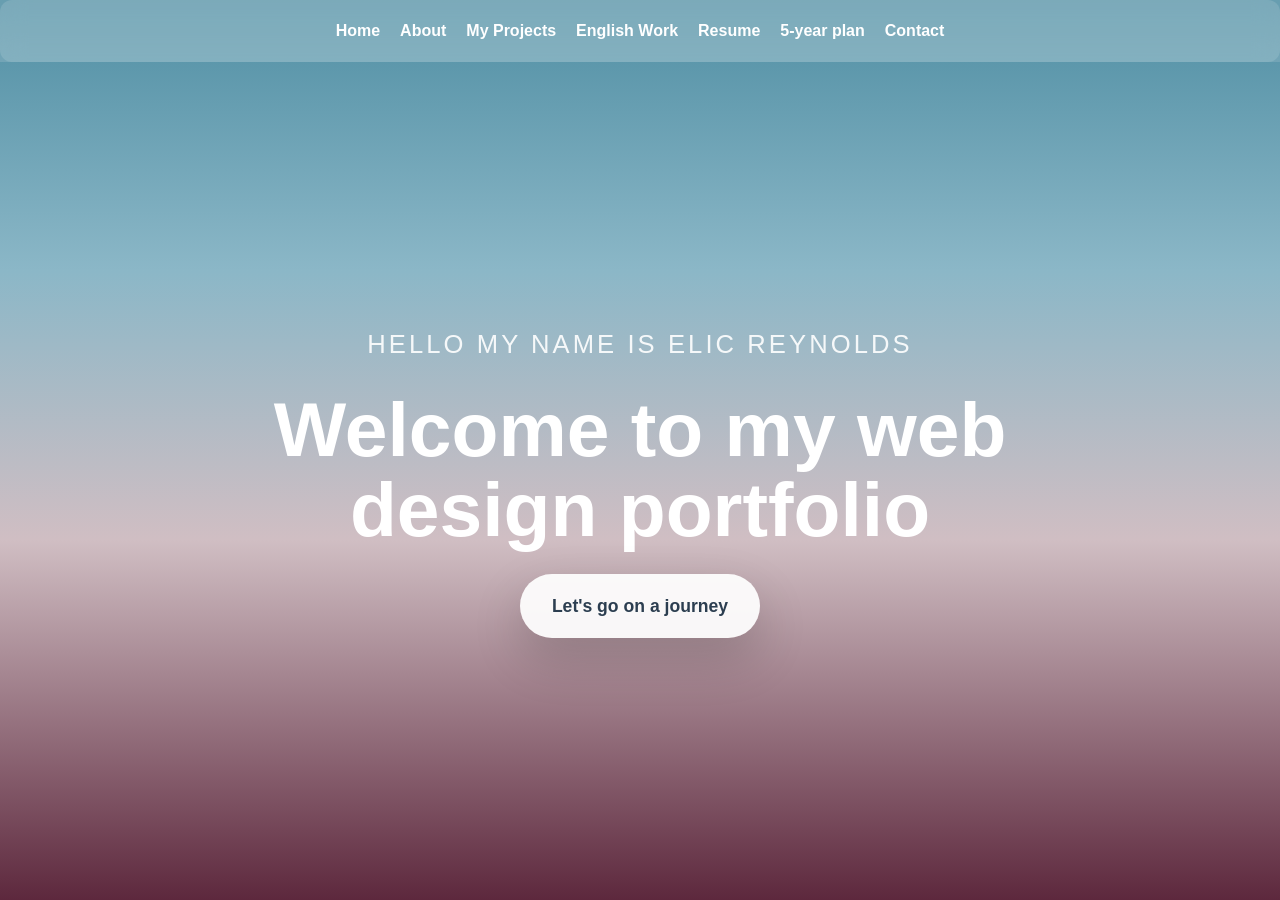
<file: index.html>
<!DOCTYPE html>
<html lang="en">
<head>
    <meta charset="UTF-8">
    <meta name="viewport" content="width=device-width, initial-scale=1.0">
    <title>Elicreynoldsportfolio</title>
    <link rel="stylesheet" href="style.css">
</head>
<body class="home-page">
    <nav>
        <ul>
            <li><a href="index.html">Home</a></li>
            <li><a href="aboutme.html">About</a></li>
            <li><a href="projects.html">My Projects</a></li>
            <li><a href="englishwork.html">English Work</a></li>
            <li><a href="resume.html">Resume</a></li>
            <li><a href="5yearplan.html">5-year plan</a></li>
            <li><a href="contact.html">Contact</a></li>
        </ul>
    </nav>

    <main class="hero">
        <p class="hero-subtitle">Hello my name is Elic Reynolds</p>
        <h1>Welcome to my web design portfolio</h1>
        <a class="hero-btn" href="aboutme.html">Let's go on a journey</a>
    </main>
</body>
</html>
</file>
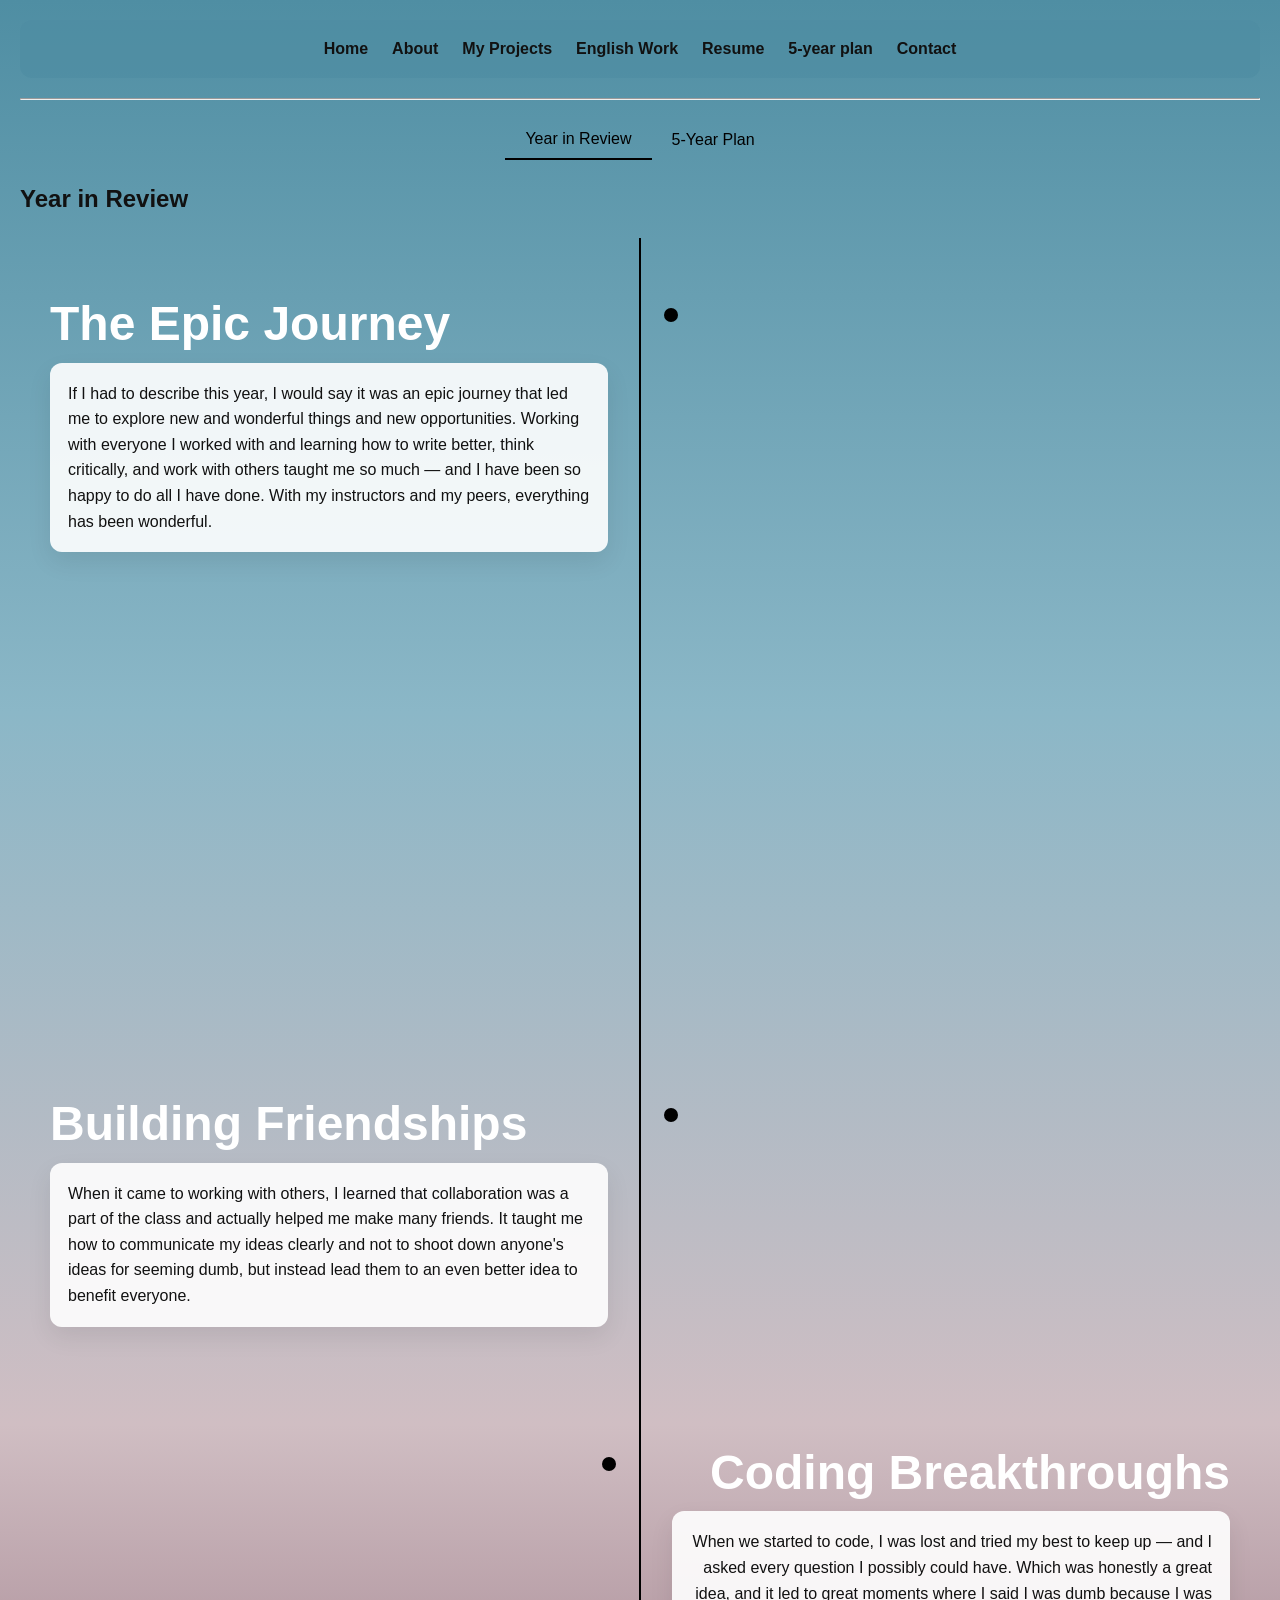
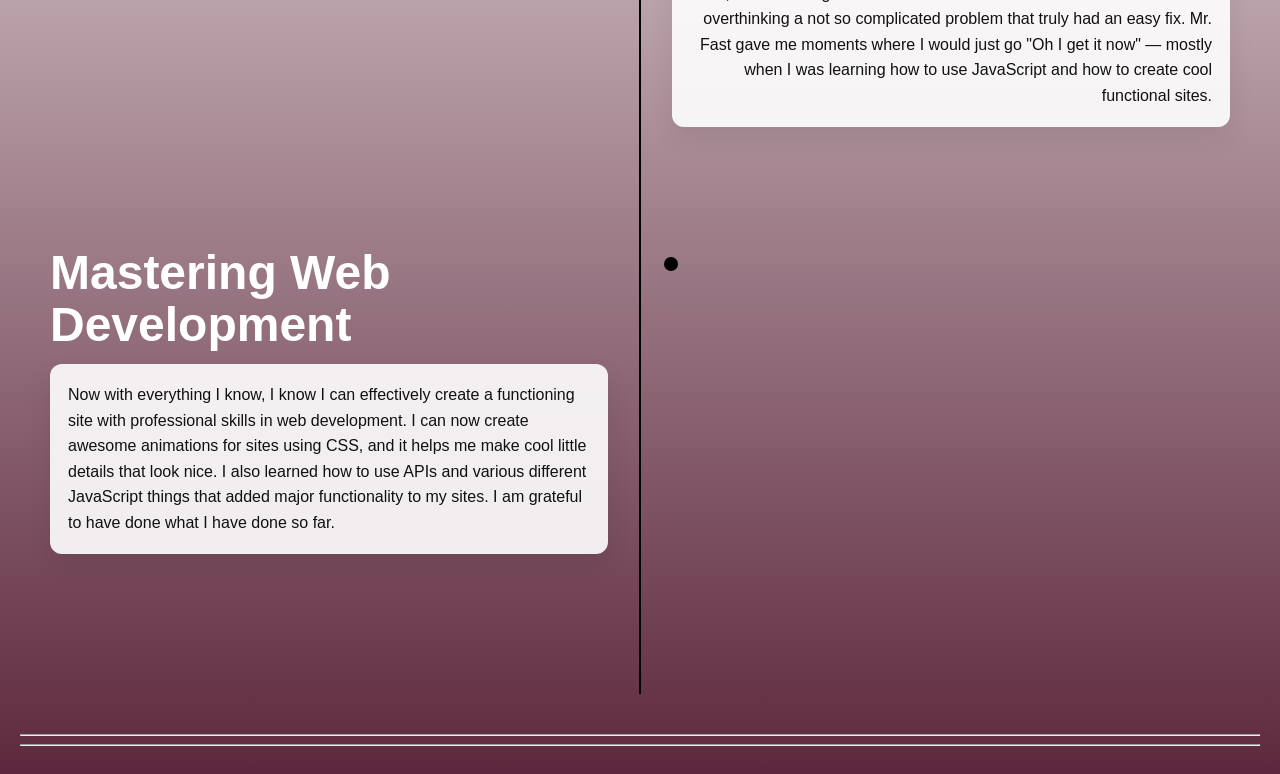
<file: 5yearplan.html>
<!DOCTYPE html>
<html lang="en">
<head>
  <meta charset="UTF-8" />
  <meta name="viewport" content="width=device-width, initial-scale=1.0"/>
  <title>Elic Reynolds — Year in Review & 5-Year Plan</title>
  <link rel="stylesheet" href="style.css">
</head>
<body>

<header>
  <nav>
    <ul>
      <li><a href="index.html">Home</a></li>
      <li><a href="aboutme.html">About</a></li>
      <li><a href="projects.html">My Projects</a></li>
      <li><a href="englishwork.html">English Work</a></li>
      <li><a href="resume.html">Resume</a></li>
      <li><a href="5yearplan.html">5-year plan</a></li>
      <li><a href="contact.html">Contact</a></li>
    </ul>
  </nav>
</header>

<hr/>

<div class="tabs">
  <button id="review-btn" class="tab-btn active">Year in Review</button>
  <button id="plan-btn" class="tab-btn">5-Year Plan</button>
</div>

<main>

  <!-- YEAR IN REVIEW -->
  <section id="yearinreview" class="content active">
    <h1>Year in Review</h1>

    <div class="timeline">

    <div class="timeline-item fade-in">
      <h2>The Epic Journey</h2>
      <p>
        If I had to describe this year, I would say it was an epic journey that led me to explore
        new and wonderful things and new opportunities. Working with everyone I worked with and
        learning how to write better, think critically, and work with others taught me so much —
        and I have been so happy to do all I have done. With my instructors and my peers,
        everything has been wonderful.
      </p>
    </div>

    <div class="timeline-item fade-in">
      <h2>From Zero to Hero</h2>
      <p>
        Where I started was nowhere. I had a little knowledge of coding which I came to learn
        didn't really help me, as I didn't remember much of it. I learned from the beginning that
        it wasn't gonna be easy and that I was gonna face very difficult challenges throughout the
        school year. I was able to move along though with the help from others and I learned many
        new things — from looking at a blank file to filling it with anything I could want. I had so
        many good ideas and had ways to actually implement them.
      </p>
    </div>

    <div class="timeline-item fade-in">
      <h2>Building Friendships</h2>
      <p>
        When it came to working with others, I learned that collaboration was a part of the class
        and actually helped me make many friends. It taught me how to communicate my ideas
        clearly and not to shoot down anyone's ideas for seeming dumb, but instead lead them to
        an even better idea to benefit everyone.
      </p>
    </div>

    <div class="timeline-item fade-in">
      <h2>Coding Breakthroughs</h2>
      <p>
        When we started to code, I was lost and tried my best to keep up — and I asked every
        question I possibly could have. Which was honestly a great idea, and it led to great
        moments where I said I was dumb because I was overthinking a not so complicated problem
        that truly had an easy fix. Mr. Fast gave me moments where I would just go "Oh I get it
        now" — mostly when I was learning how to use JavaScript and how to create cool functional
        sites.
      </p>
    </div>

    <div class="timeline-item fade-in">
      <h2>Mastering Web Development</h2>
      <p>
        Now with everything I know, I know I can effectively create a functioning site with
        professional skills in web development. I can now create awesome animations for sites
        using CSS, and it helps me make cool little details that look nice. I also learned how to
        use APIs and various different JavaScript things that added major functionality to my sites.
        I am grateful to have done what I have done so far.
      </p>
    </div>

    </div>
  </section>

  <hr/>

  <!-- 5-YEAR PLAN -->
  <section id="fiveyearplan" class="content hidden">
    <h1>Five Year Plan</h1>

    <div class="timeline">

    <div class="timeline-item fade-in">
      <h2>Year One</h2>
      <p>
        My first year out of high school is community college — learning my basic GED classes
        and understanding what adulthood can now offer me. I have many opportunities ahead and
        I plan to take them all. I will get a job, hopefully, and have something stable that can
        work with school. I also want to get my driver's license so that I don't have to be taken
        everywhere.
      </p>
    </div>

    <div class="timeline-item fade-in">
      <h2>Year Two</h2>
      <p>
        My second year of college will be like the first — working and going to school every day —
        but I have to plan to go to a better college after I'm done with community, since I will
        only be there for two years. I have to plan to move out of my house and learn to live on
        my own, be self-sufficient, and not depend on others. I will find out where I am going to
        live and where I could possibly work, and figure out how it is all going to work with school.
      </p>
    </div>

    <div class="timeline-item fade-in">
      <h2>Year Three</h2>
      <p>
        Year three is the first hard year where I am all by myself and off on new adventures and
        places to explore. I will be going to a very good college for my major and it'll help me
        learn what life is like on your own. I have to keep up with school and make sure I get my
        work done. I have to make sure not to slack off in class or I will fall behind. I have to
        make sure that I don't recklessly spend all my money and I should learn to budget.
      </p>
    </div>

    <div class="timeline-item fade-in">
      <h2>Year Four</h2>
      <p>
        My fourth year of college is just like the last but I know what I'm doing now and have
        gotten into a good routine that'll keep me going. I'll miss my family and work hard so
        that I can go see them during breaks for school. I'll work hard in classes and keep working
        towards my goal, and I'll make many new friends who will help keep me on track but will
        also let me know it is okay to relax sometimes. I also will keep up with my budgeting and
        will make sure that I don't run out of money.
      </p>
    </div>

    <div class="timeline-item fade-in">
      <h2>Year Five</h2>
      <p>
        Year 5 is me still working towards my goal of getting my master's in computer science.
        One more year after this and I'm done. I'll reflect on how much I've done so far and how
        far I've come since the beginning of college. I'll look back on all the adventures I've been
        on and look forward to what is next to come. I'll also get to see my family more often after
        that too. I'll keep up in school and I will never slack off and get lost. I will always
        remember to be me.
      </p>
    </div>
    </div>
  </section>
</main>
<hr/>
<script src="script.js"></script>
</body>
</html>
</file>
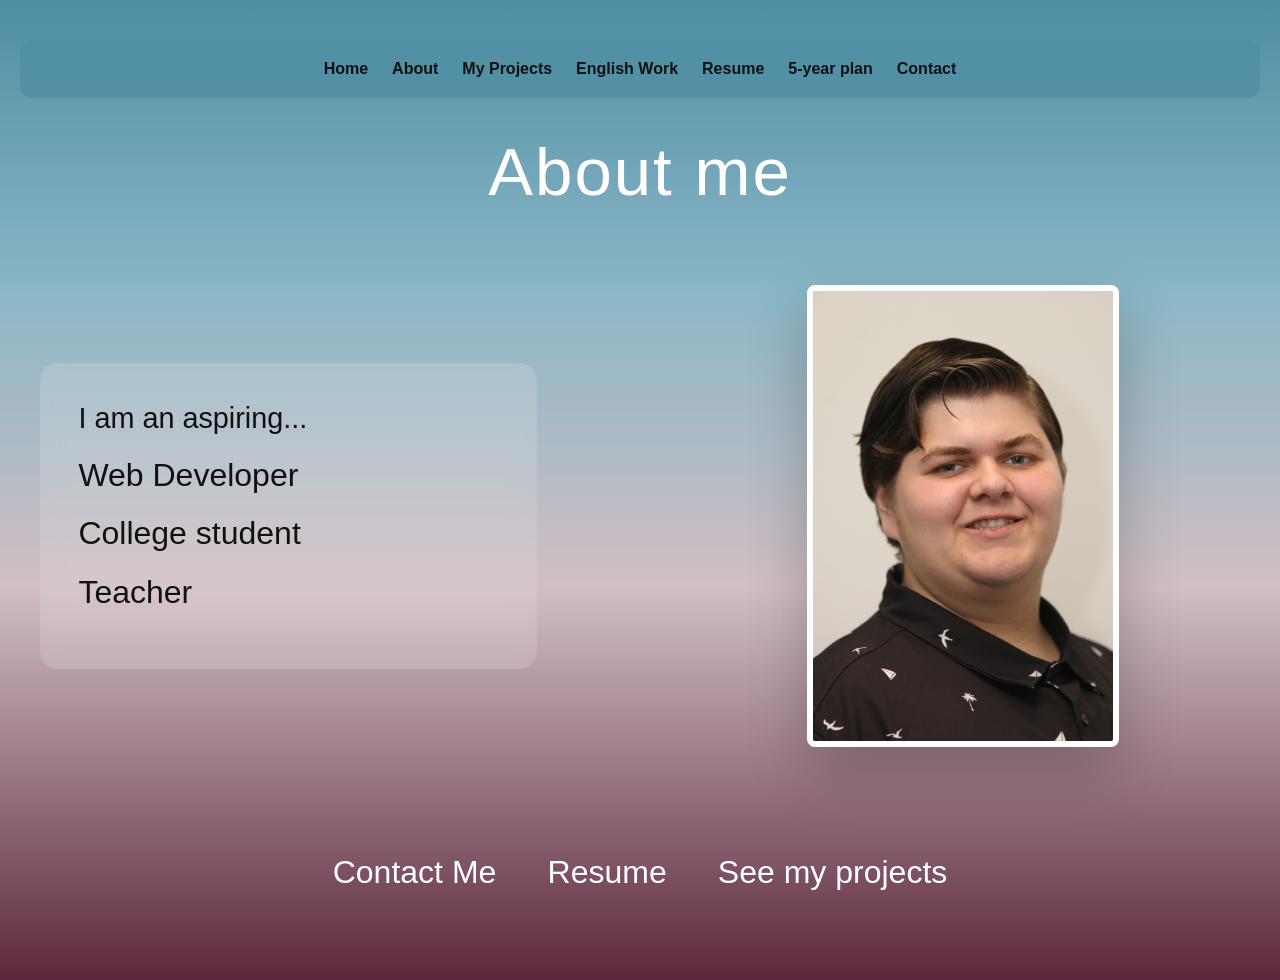
<file: aboutme.html>
<!DOCTYPE html>
<html lang="en">
<head>
    <meta charset="UTF-8">
    <meta name="viewport" content="width=device-width, initial-scale=1.0">
    <title>About Me</title>
    <link rel="stylesheet" href="style.css">
</head>
<body class="about-page">
  <nav>
    <ul>
      <li><a href="index.html">Home</a></li>
      <li><a href="aboutme.html">About</a></li>
      <li><a href="projects.html">My Projects</a></li>
      <li><a href="englishwork.html">English Work</a></li>
      <li><a href="resume.html">Resume</a></li>
      <li><a href="5yearplan.html">5-year plan</a></li>
      <li><a href="contact.html">Contact</a></li>
    </ul>
  </nav>
  <main class="about-container">
    <h1 class="about-title">About me</h1>

    <div class="about-hero">
      <div class="about-content">
        <div class="bio-box">
          <h2>I am an aspiring...</h2>
          <h2>Web Developer</h2>
          <h2>College student</h2>
          <h2>Teacher</h2>
        </div>
      </div>
      <div class="about-image">
        <img src="stupidimages/IMG_2732.JPG" alt="Elic Reynolds">
      </div>
    </div>

    <div class="about-cta">
      <a href="contact.html" class="cta-link">Contact Me</a>
      <a href="Resume" class="cta-link">Resume</a>
      <a href="projects.html" class="cta-link">See my projects</a>
    </div>
  </main>
</body>
</html>
</file>
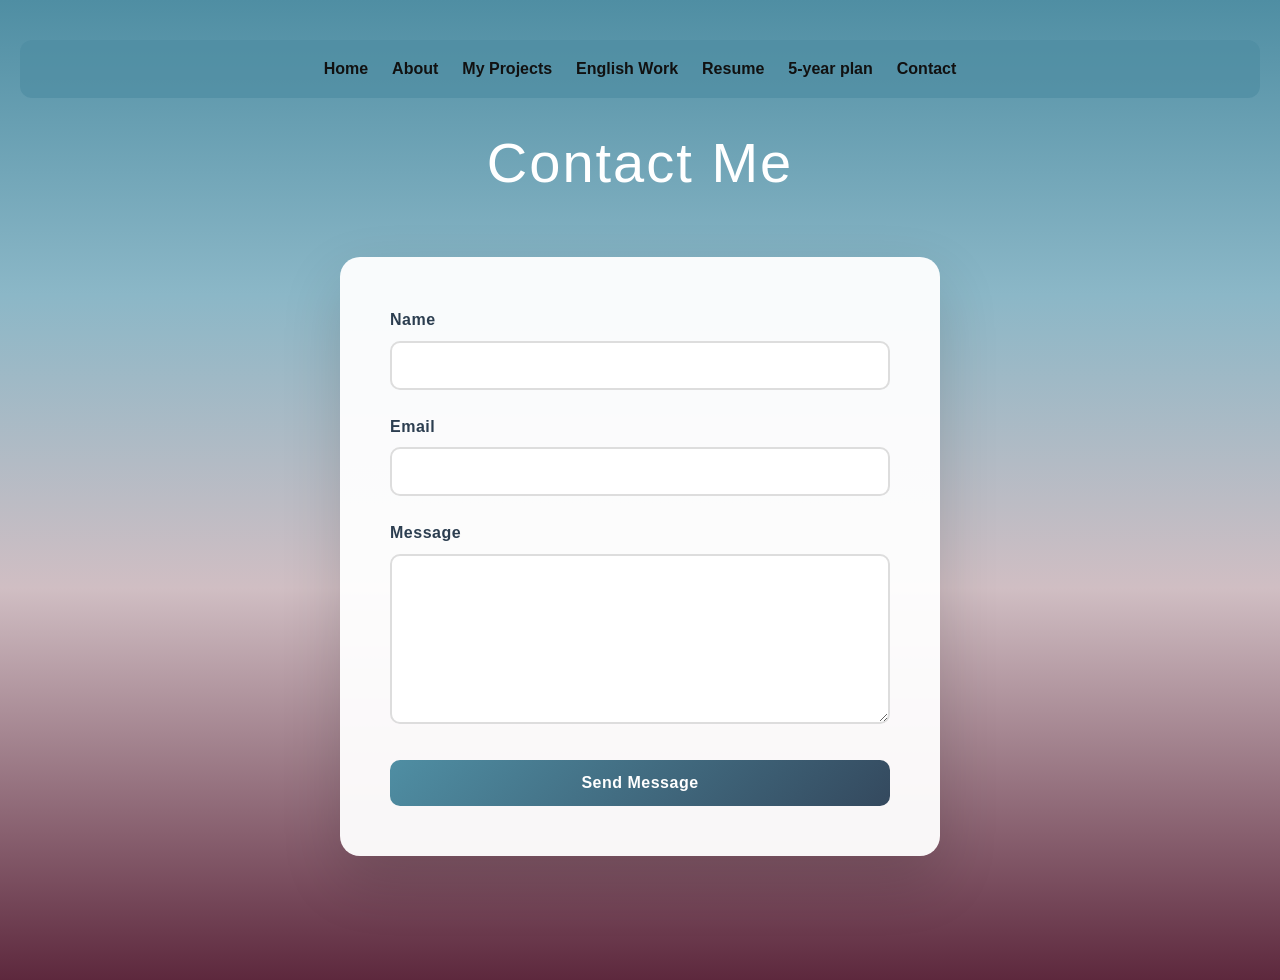
<file: contact.html>
<!DOCTYPE html>
<html lang="en">
<head>
    <meta charset="UTF-8">
    <meta name="viewport" content="width=device-width, initial-scale=1.0">
    <title>Contact Me</title>
    <link rel="stylesheet" href="style.css">
</head>
<body class="contact-page">
    <nav>
        <ul>
            <li><a href="index.html">Home</a></li>
            <li><a href="aboutme.html">About</a></li>
            <li><a href="projects.html">My Projects</a></li>
            <li><a href="englishwork.html">English Work</a></li>
            <li><a href="resume.html">Resume</a></li>
            <li><a href="5yearplan.html">5-year plan</a></li>
            <li><a href="contact.html">Contact</a></li>
        </ul>
    </nav>
    <main class="contact-container">
        <h1 class="contact-title">Contact Me</h1>
        
        <div class="contact-content">
            <form class="contact-form" name="contact"  data-netlify="true">
                <div class="form-group">
                    <label for="name">Name</label>
                    <input type="text" id="name" name="name" required>
                </div>

                <div class="form-group">
                    <label for="email">Email</label>
                    <input type="email" id="email" name="email" required>
                </div>

                <div class="form-group">
                    <label for="message">Message</label>
                    <textarea id="message" name="message" rows="6" required></textarea>
                </div>

                <button type="submit" class="submit-btn">Send Message</button>
            </form>
        </div>
    </main>
</body>
</html>
</file>
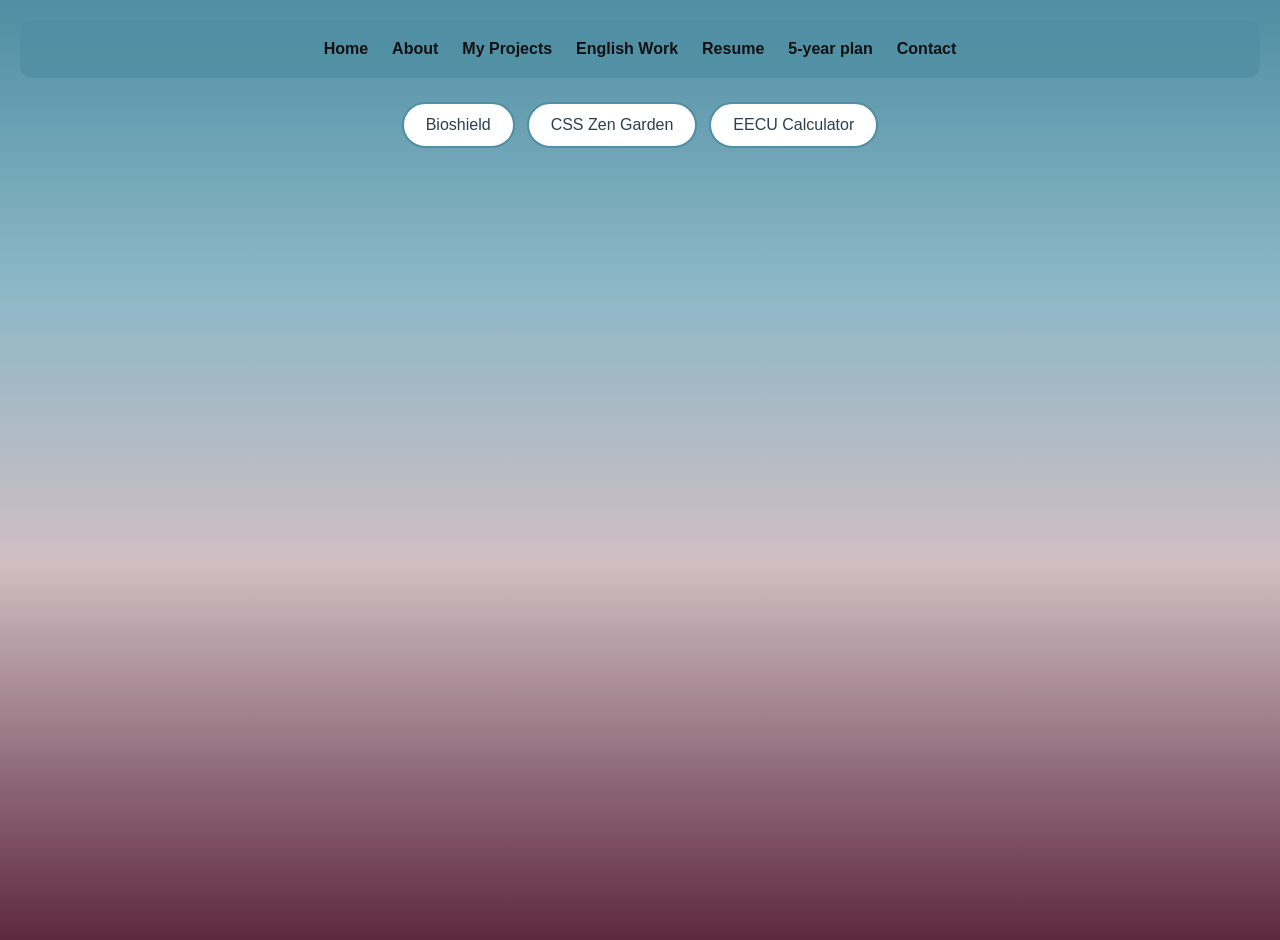
<file: individualprojects.html>
<!DOCTYPE html>
<html lang="en">
<head>
  <meta charset="UTF-8">
  <meta name="viewport" content="width=device-width, initial-scale=1.0">
  <title>Elic Reynold's Portfolio</title>
  <link rel="stylesheet" href="style.css">
  <script src="script.js"></script>
</head>
<body>

  
  <nav>
    <ul>
      <li><a href="index.html">Home</a></li>
      <li><a href="aboutme.html">About</a></li>
      <li><a href="projects.html">My Projects</a></li>
      <li><a href="englishwork.html">English Work</a></li>
      <li><a href="resume.html">Resume</a></li>
      <li><a href="5yearplan.html">5-year plan</a></li>
      <li><a href="contact.html">Contact</a></li>
    </ul>
  </nav>


  <section id="project-tabs">
    <button type="button" class="project-tab" data-project="bioshield">Bioshield</button>
    <button type="button" class="project-tab" data-project="zengarden">CSS Zen Garden</button>
    <button type="button" class="project-tab" data-project="eecu">EECU Calculator</button>
  </section>

 
  <section id="bioshield" class="project-panel hidden">
          <a href="https://cart-bioshield.netlify.app/"><img src="stupidimages/image2.png" alt="Bioshield Screenshot" ></a>
          <h2>Bioshield</h2>
          <p>It is a website for natural bug repellant spray to ward off bugs. We created this using AI to see how proficient we are with it.</p>
          <p><strong>Languages:</strong> HTML5, CSS3, and Vanilla JavaScript</p>
          <p><strong>Tools:</strong> Visual Studio Code, Git/GitHub, Adobe Firefly</p>
          <p><strong>Deployment:</strong> Netlify</p>
          <p><strong>Habits of Mind:</strong> Persistence, Communication</p>
    <p>AI proficiency: in the field of web development and computer science AI will now be playing a huge part. Javascript: what it would look like and what cool things it can do like a cart function.</p>
    <p>We tried to get a good design down for our site and we didn't really exactly know what we wanted so we went with the flow. We were able to get good responses from AI that showed exactly what we wanted from our site and we just kept building and building. AI changed a lot of things during the process and so we had to keep fixing things that broke. We learned to give AI the full code which significantly lessened the problems that we had during our project. We couldn't get good images from the AI image generator that we used and had trouble with what we wanted the product to look like. We used AI to give us prompts so that we could get good useful pictures and they were perfect for our site.</p>
    <p>Persistence: When I had to keep going through and making sure the full code got updated and not just parts of it shows that i don't seem to stop working till I get what I want. Communication: I communicated effectively with the partner I worked with and he helped make sure that the codes little problems were fixed and if helped create a better product.</p>
     </section>
  
  <section id="zengarden" class="project-panel hidden">
          <a href="https://falloutzengarden.netlify.app/"><img src="stupidimages/image1.png" alt="CSS Zen Garden Terminal Screenshot" ></a>
          <h2>CSS Zen Garden</h2>
          <p>A css zen garden that takes what we like and our personality and builds it using only css with what html we were given.</p>
          <p><strong>Languages:</strong> CSS3</p>
          <p><strong>Tools:</strong> Visual Studio Code, Git/GitHub</p>
          <p><strong>Deployment:</strong> Netlify</p>
          <p><strong>Habits of Mind:</strong> Initiate, Connect</p>
    <p>I learned what key frames are and the cool animations that you can create using only css. I learned how to add fonts and specific types for what i want.</p>
    <p>Figuring out how to create small details i wanted for my design like the keyframe animation. Thanks to the help of fast and the internet i was able to effectively implement my animation. It would keep breaking and nothing would look right. I had to go in and fix every little css error i had made which helped me to know how to use CSS better.</p>
    <p>Initiate: I made sure push outside of my comfort zones with the CSS and I did things that I knew potentially could better my websites but was unsure if it could just break everything i had worked on. Connect: I had truly connected my work to what represents me, a video game that i truly love to play and the style of an object that exists within that game.</p>
    </section>

 
  <section id="eecu" class="project-panel hidden">
          <a href="https://elic-eccuwiseup-project.netlify.app/"><img src="stupidimages/image3.png" alt="EECU Calculator Screenshot" ></a>
          <h2>EECU</h2>
          <p>A website built as a budget calculator for students that need it.</p>
          <p><strong>Languages:</strong> HTML5, CSS3, and Vanilla JavaScript</p>
          <p><strong>Tools:</strong> Visual Studio Code, Git/GitHub</p>
          <p><strong>Deployment:</strong> Netlify</p>
          <p><strong>Habits of Mind:</strong> Collaborate, Communication</p>
    <p>Chart.js: Implementing a chart inside of a site takes a lot of work to understand and it takes certain info to build a chart and i found to be a far difficult task. Fetch api(): Learning how to take a list from a website that exists and using it as information so that it can be put on your own sight is hard but fun to do. Step-content: I learned how to create steps that uses only one page but it destroys a page and reloads it with new info each time.</p>
    <p>I found it hard to create a mobile version because i wasn't sure how to create the specific thing I wanted to do. I found a way to create a different mobile design which I think could have been built better but worked pretty well nonetheless. Working with someone who didn't understand what they were doing was fairly difficult because you would hope the person you work with would have some knowledge of what they are doing. I did my best to work with what I was given and it helped me get to my final product which I was very happy with. Creating the javascript for everything was very difficult especially when I had to work on it on my own time because I wasn't sure how to do specific things here and there. Luckily i have very smart peers and instructor that can help me how to do specific things and the people i worked with already built a strong javascript.</p>
    <p>Collaborate: I had to effectively collaborate with others as I acted as a manager and as developer and it comes with its challenges but i had good managers that helped me through what I worked with and when it came to being one i used the knowledge that my managers gave me. Communication: I was able to communicate clearly what I wanted on my website and how it would work and specific design choices. I was able to communicate with my managers and was able to implement what they wanted on their websites.</p>
  </section>

</body>
</html>
</file>
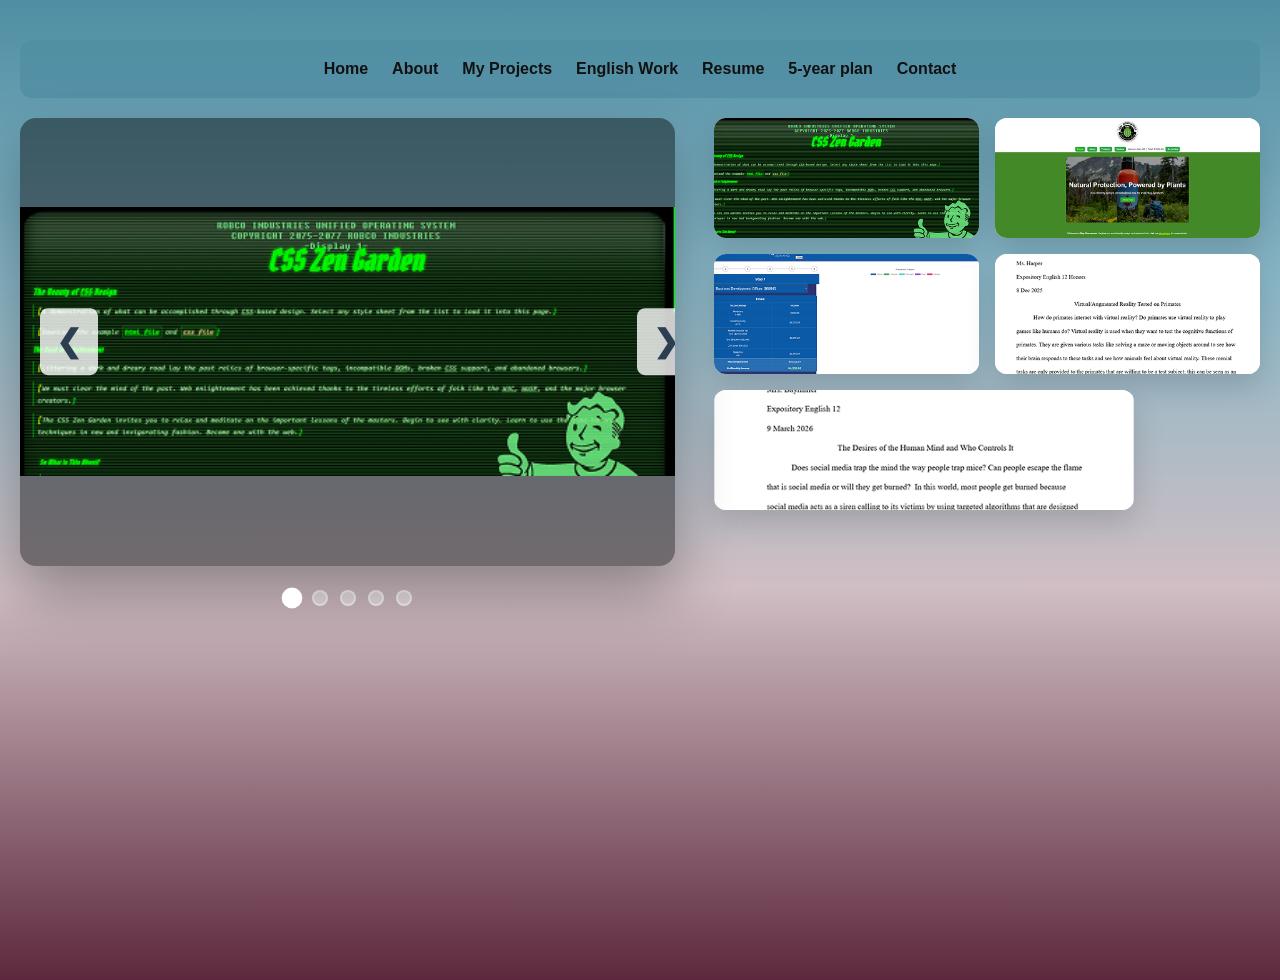
<file: projects.html>
<!DOCTYPE html>
<html lang="en">
<head>
    <meta charset="UTF-8">
    <meta name="viewport" content="width=device-width, initial-scale=1.0">
    <title>My Projects</title>
    <link rel="stylesheet" href="style.css">
</head>
<body class="projects-page">
    <nav>
        <ul>
            <li><a href="index.html">Home</a></li>
            <li><a href="aboutme.html">About</a></li>
            <li><a href="projects.html">My Projects</a></li>
            <li><a href="englishwork.html">English Work</a></li>
            <li><a href="resume.html">Resume</a></li>
            <li><a href="5yearplan.html">5-year plan</a></li>
            <li><a href="contact.html">Contact</a></li>
        </ul>
    </nav>

    <main class="projects-container">
        <div class="projects-layout">
            <!-- Featured Carousel -->
            <section class="featured-section">
                <div class="carousel-wrapper">
                    <div class="carousel">
                        <div class="carousel-slide active" data-link="">
                            <img src="stupidimages/image1.png" alt="Project 1">
                        </div>
                        <div class="carousel-slide" data-link="">
                            <img src="stupidimages/image2.png" alt="Project 2">
                        </div>
                        <div class="carousel-slide" data-link="">
                            <img src="stupidimages/image3.png" alt="Project 3">
                        </div>
                        <div class="carousel-slide" data-link="">
                            <img src="stupidimages/image4.png" alt="Project 4">
                        </div>
                        <div class="carousel-slide" data-link="">
                            <img src="stupidimages/image5.png" alt="Project 5">
                        </div>

                        <div class="carousel-controls">
                            <button class="carousel-btn prev">❮</button>
                            <button class="carousel-btn next">❯</button>
                        </div>
                    </div>

                    <div class="carousel-dots">
                        <span class="dot active" data-slide="0"></span>
                        <span class="dot" data-slide="1"></span>
                        <span class="dot" data-slide="2"></span>
                        <span class="dot" data-slide="3"></span>
                        <span class="dot" data-slide="4"></span>
                    </div>
                </div>
            </section>

            <!-- Projects Grid -->
            <section class="projects-grid">
                <div class="project-card">
                    <a href="individualprojects.html"><img src="stupidimages/image1.png" alt="Project 1"></a>
                </div>
                <div class="project-card">
                    <a href="individualprojects.html"><img src="stupidimages/image2.png" alt="Project 2"></a>
                </div>
                <div class="project-card">
                    <a href="individualprojects.html"><img src="stupidimages/image3.png" alt="Project 3"></a>
                </div>
                <div class="project-card">
                    <a href="individualprojects.html"><img src="stupidimages/image4.png" alt="Project 4"></a>
                </div>
                <div class="project-card">
                    <a href="individualprojects.html"><img src="stupidimages/image5.png" alt="Project 5"></a>
                </div>
            </section>
        </div>
    </main>

    <script src="projects.js"></script>
</body>
</html>
</file>
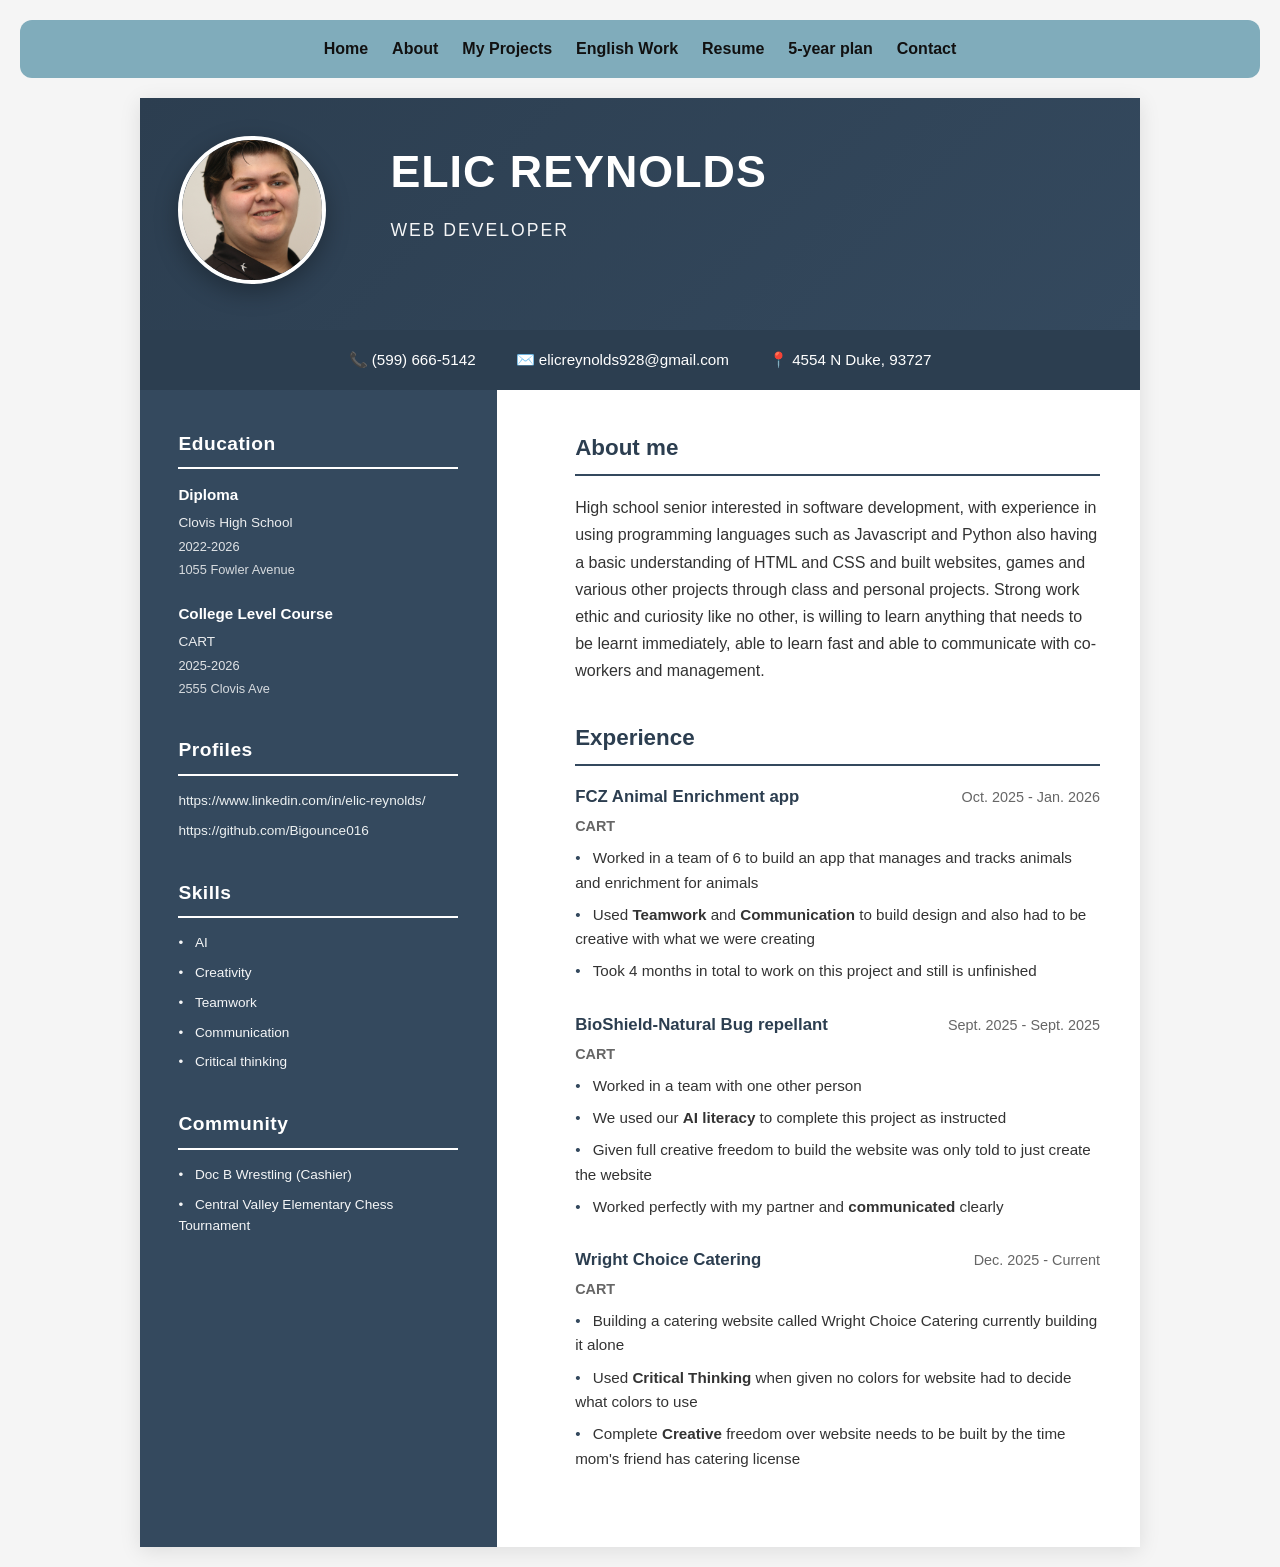
<file: resume.html>
<!DOCTYPE html>
<html lang="en">
<head>
    <meta charset="UTF-8">
    <meta name="viewport" content="width=device-width, initial-scale=1.0">
    <title>Resume - Elic Reynolds</title>
    <link rel="stylesheet" href="style.css">
</head>
<body class="resume-page">
  <nav>
    <ul>
      <li><a href="index.html">Home</a></li>
      <li><a href="aboutme.html">About</a></li>
      <li><a href="projects.html">My Projects</a></li>
      <li><a href="englishwork.html">English Work</a></li>
      <li><a href="resume.html">Resume</a></li>
      <li><a href="5yearplan.html">5-year plan</a></li>
      <li><a href="contact.html">Contact</a></li>
    </ul>
  </nav>
  <div class="resume-container">
    
    <!-- Header Section -->
    <header class="resume-header">
      <div class="header-left">
        <img src="stupidimages/IMG_2732.JPG" alt="Elic Reynolds" class="profile-image">
      </div>
      <div class="header-right">
        <h1>ELIC REYNOLDS</h1>
        <p class="title">WEB DEVELOPER</p>
      </div>
    </header>

    <!-- Contact Bar -->
    <div class="contact-bar">
      <a href="tel:(599)666-5142">📞 (599) 666-5142</a>
      <a href="mailto:elicreynolds928@gmail.com">✉️ elicreynolds928@gmail.com</a>
      <a href="#">📍 4554 N Duke, 93727</a>
    </div>

    <div class="resume-content">
      <!-- Sidebar -->
      <aside class="resume-sidebar">
        <section class="sidebar-section">
          <h2>Education</h2>
          <div class="education-item">
            <h3>Diploma</h3>
            <p class="school">Clovis High School</p>
            <p class="years">2022-2026</p>
            <p class="address">1055 Fowler Avenue</p>
          </div>
          <div class="education-item">
            <h3>College Level Course</h3>
            <p class="school">CART</p>
            <p class="years">2025-2026</p>
            <p class="address">2555 Clovis Ave</p>
          </div>
        </section>

        <section class="sidebar-section">
          <h2>Profiles</h2>
          <ul class="profile-links">
            <li><a href="https://www.linkedin.com/in/elic-reynolds/">https://www.linkedin.com/in/elic-reynolds/</a></li>
            <li><a href="https://github.com/Bigounce016">https://github.com/Bigounce016</a></li>
          </ul>
        </section>

        <section class="sidebar-section">
          <h2>Skills</h2>
          <ul class="skills-list">
            <li>AI</li>
            <li>Creativity</li>
            <li>Teamwork</li>
            <li>Communication</li>
            <li>Critical thinking</li>
          </ul>
        </section>

        <section class="sidebar-section">
          <h2>Community</h2>
          <ul class="community-list">
            <li>Doc B Wrestling (Cashier)</li>
            <li>Central Valley Elementary Chess Tournament</li>
          </ul>
        </section>
      </aside>

      <!-- Main Content -->
      <main class="resume-main">
        <section class="resume-section">
          <h2>About me</h2>
          <p>
            High school senior interested in software development, with experience in using programming languages such as
            Javascript and Python also having a basic understanding of HTML and CSS and built websites, games and various other
            projects through class and personal projects. Strong work ethic and curiosity like no other, is willing to learn anything
            that needs to be learnt immediately, able to learn fast and able to communicate with co-workers and management.
          </p>
        </section>

        <section class="resume-section">
          <h2>Experience</h2>

          <div class="experience-item">
            <div class="exp-header">
              <h3>FCZ Animal Enrichment app</h3>
              <span class="date">Oct. 2025 - Jan. 2026</span>
            </div>
            <p class="company">CART</p>
            <ul class="exp-details">
              <li>Worked in a team of 6 to build an app that manages and tracks animals and enrichment for animals</li>
              <li>Used <strong>Teamwork</strong> and <strong>Communication</strong> to build design and also had to be creative with what we were creating</li>
              <li>Took 4 months in total to work on this project and still is unfinished</li>
            </ul>
          </div>

          <div class="experience-item">
            <div class="exp-header">
              <h3>BioShield-Natural Bug repellant</h3>
              <span class="date">Sept. 2025 - Sept. 2025</span>
            </div>
            <p class="company">CART</p>
            <ul class="exp-details">
              <li>Worked in a team with one other person</li>
              <li>We used our <strong>AI literacy</strong> to complete this project as instructed</li>
              <li>Given full creative freedom to build the website was only told to just create the website</li>
              <li>Worked perfectly with my partner and <strong>communicated</strong> clearly</li>
            </ul>
          </div>

          <div class="experience-item">
            <div class="exp-header">
              <h3>Wright Choice Catering</h3>
              <span class="date">Dec. 2025 - Current</span>
            </div>
            <p class="company">CART</p>
            <ul class="exp-details">
              <li>Building a catering website called Wright Choice Catering currently building it alone</li>
              <li>Used <strong>Critical Thinking</strong> when given no colors for website had to decide what colors to use</li>
              <li>Complete <strong>Creative</strong> freedom over website needs to be built by the time mom's friend has catering license</li>
            </ul>
          </div>
        </section>
      </main>
    </div>
  </div>
</body>
</html>
</file>
<file: style.css>
body {
    font-family: Arial, sans-serif;
    line-height: 1.6;
    margin: 0;
    min-height: 100vh;
    padding: 20px;
    background: linear-gradient(180deg, #4f8ea3 0%, #8bb7c7 30%, #d0bec3 60%, #5d283d 100%);
    color: #111;
}

nav {
  margin: 0 0 20px 0;
  padding: 0;
}

nav ul {
  display: flex;
  justify-content: center;
  gap: 24px;
  flex-wrap: wrap;
  list-style: none;
  margin: 0;
  padding: 16px 20px;
  background: rgba(79, 142, 163, 0.7);
  border-radius: 12px;
}

nav li {
  margin: 0;
}

nav a {
  color: #111;
  text-decoration: none;
  font-weight: 600;
  transition: color 0.3s ease;
}

nav a:hover {
  color: #fff;
}

.home-page {
  min-height: 100vh;
  margin: 0;
  padding: 0;
  display: flex;
  flex-direction: column;
  background: linear-gradient(180deg, #4f8ea3 0%, #8bb7c7 30%, #d0bec3 60%, #5d283d 100%);
  color: #fff;
}

.home-page nav {
  padding: 0;
  margin: 0;
  background: rgba(255, 255, 255, 0.14);
  backdrop-filter: blur(12px);
}

.home-page nav ul {
  justify-content: center;
  gap: 20px;
  padding: 18px 24px;
  background: rgba(255, 255, 255, 0.12);
}

.home-page nav a {
  color: #fff;
}

.home-page .hero {
  flex: 1;
  display: flex;
  flex-direction: column;
  justify-content: center;
  align-items: center;
  text-align: center;
  gap: 24px;
  padding: 60px 20px;
}

.home-page .hero-subtitle {
  margin: 0;
  font-size: clamp(1.25rem, 2vw, 1.75rem);
  letter-spacing: 0.12em;
  text-transform: uppercase;
  opacity: 0.9;
}

.home-page h1 {
  margin: 0;
  font-size: clamp(3rem, 6vw, 5.5rem);
  line-height: 1.05;
  max-width: 900px;
  animation: fadeInUp 1s ease-out 0.4s both;
}

.hero-btn {
  display: inline-block;
  padding: 18px 32px;
  border-radius: 999px;
  background: rgba(255, 255, 255, 0.92);
  color: #2c3e50;
  text-decoration: none;
  font-weight: 700;
  font-size: 1.1rem;
  box-shadow: 0 20px 50px rgba(0, 0, 0, 0.18);
  transition: transform 0.25s ease, background 0.25s ease;
  animation: fadeInUp 1s ease-out 0.6s both;
}

@keyframes fadeInUp {
  from {
    opacity: 0;
    transform: translateY(24px);
  }
  to {
    opacity: 1;
    transform: translateY(0);
  }
}

.hero-btn:hover {
  background: #ffffff;
  transform: translateY(-2px);
}

#project-tabs {
  display: flex;
  flex-wrap: wrap;
  justify-content: center;
  gap: 12px;
  margin: 24px 0;
  padding: 0;
  list-style: none;
}

.project-tab {
  border: 2px solid #4f8ea3;
  border-radius: 999px;
  background: #fff;
  color: #2c3e50;
  padding: 12px 22px;
  font-size: 1rem;
  cursor: pointer;
  transition: transform 0.2s ease, background 0.2s ease, color 0.2s ease;
}

.project-tab:hover,
.project-tab.active {
  background: #4f8ea3;
  color: #fff;
  transform: translateY(-2px);
}

.project-panel img {
  max-width: 100%;
  height: auto;
  display: block;
  margin: 0 0 18px;
  border-radius: 12px;
}

.project-panel {
  max-width: 920px;
  margin: 0 auto;
}

.image-row {
	display: flex;
	gap: 20px;
	margin: 40px 0;
}

.excerpt-img {
	width: 100%;
	max-width: 100%;
	display: block;
}

.left40 {
	flex: 0 0 40%;
}
.right60 {
	flex: 0 0 60%;
}

section {
	margin-bottom: 40px;
}

.hidden {
	display: none;
}

.project-section {
	margin-bottom: 40px;
}

#english-projects {
  display: flex;
  justify-content: center;
  gap: 16px;
  flex-wrap: wrap;
  margin-bottom: 40px;
}

#english-projects a {
  display: inline-block;
  color: #111;
  text-decoration: none;
  background: rgba(255, 255, 255, 0.95);
  padding: 12px 20px;
  border-radius: 14px;
  box-shadow: 0 12px 30px rgba(0, 0, 0, 0.12);
  transition: transform 0.2s ease, background 0.2s ease;
}

#english-projects a:hover {
  background: rgba(255, 255, 255, 1);
  transform: translateY(-2px);
}

.essay-layout {
  max-width: 1200px;
  margin: 0 auto;
}

.paper-hero,
.intro-copy,
.excerpt-card {
  background: #fff;
  border-radius: 22px;
  box-shadow: 0 24px 60px rgba(0, 0, 0, 0.14);
}

.paper-hero {
  padding: 26px;
}

.paper-hero img {
  width: 100%;
  display: block;
  border-radius: 16px;
}

.intro-copy {
  padding: 34px 30px;
  margin-top: 32px;
}

.intro-copy p {
  margin: 0;
  line-height: 1.8;
  font-size: 1.02rem;
  color: #111;
}

.excerpt-grid {
  display: grid;
  grid-template-columns: repeat(2, minmax(0, 1fr));
  gap: 24px;
  margin-top: 36px;
}

.excerpt-card {
  padding: 24px;
}

.excerpt-card p {
  margin: 0;
  line-height: 1.8;
  color: #111;
}

.paper-card {
  padding: 20px;
}

.text-card {
  background: rgba(255, 255, 255, 0.9);
}

.excerpt-card img {
  width: 100%;
  display: block;
  border-radius: 16px;
}

section > img[src="essay-paper.png"] {
	width: 100%;
	display: block;
	margin: 0 auto;
}

.tabs {
  display: flex;
  justify-content: center;
  margin: 20px 0;
}

.tab-btn {
  background: none;
  border: none;
  padding: 10px 20px;
  cursor: pointer;
  font-size: 16px;
}

.tab-btn.active {
  border-bottom: 2px solid #000;
}

.content {
  display: block;
}

.content.hidden {
  display: none;
}

.timeline {
  position: relative;
  padding: 40px 0;
}

.timeline::before {
  content: '';
  position: absolute;
  left: 50%;
  top: 0;
  bottom: 0;
  width: 2px;
  background: #000;
  transform: translateX(-50%);
}

.timeline-item {
  position: relative;
  width: 45%;
  padding: 20px 30px;
  margin-bottom: 80px;
}

.timeline-item:nth-child(odd) {
  margin-right: auto;
  text-align: left;
}

.timeline-item:nth-child(even) {
  margin-left: auto;
  text-align: right;
}

.timeline-item::before {
  content: '';
  position: absolute;
  top: 30px;
  width: 14px;
  height: 14px;
  background: #000;
  border-radius: 50%;
}

.timeline-item:nth-child(odd)::before {
  right: -40px;
}

.timeline-item:nth-child(even)::before {
  left: -40px;
}

.timeline-item h2 {
  font-size: 3rem;
  margin: 0 0 12px;
  color: #fff;
  line-height: 1.1;
}

.timeline-item p {
  margin: 0;
  color: #111;
  background: rgba(255, 255, 255, 0.9);
  padding: 18px;
  border-radius: 12px;
  box-shadow: 0 10px 25px rgba(0, 0, 0, 0.08);
}

.fade-in {
  opacity: 0;
  transform: translateY(20px);
  transition: opacity 0.6s ease, transform 0.6s ease;
}

.fade-in.visible {
  opacity: 1;
  transform: translateY(0);
}

.about-page {
  background: linear-gradient(180deg, #4f8ea3 0%, #8bb7c7 30%, #d0bec3 60%, #5d283d 100%);
  margin: 0;
  padding: 40px 20px;
  min-height: 100vh;
}

.about-container {
  max-width: 1200px;
  margin: 0 auto;
}

.about-title {
  font-size: 4.2rem;
  color: #fff;
  text-align: center;
  margin: 0 0 60px;
  font-weight: 300;
  letter-spacing: 2px;
}

.about-hero {
  display: flex;
  flex-wrap: wrap;
  align-items: center;
  justify-content: space-between;
  gap: clamp(24px, 4vw, 60px);
  margin-bottom: 100px;
  min-height: clamp(360px, 45vh, 420px);
}

.about-content {
  flex: 1 1 360px;
  min-width: 280px;
}

.bio-box {
  background: rgba(255, 255, 255, 0.15);
  backdrop-filter: blur(10px);
  padding: clamp(28px, 3vw, 40px);
  border-radius: 18px;
  max-width: 420px;
  width: min(100%, 420px);
}

.bio-box h2 {
  color: #111;
  font-size: clamp(1.6rem, 3vw, 2rem);
  margin: 0 0 20px;
  line-height: 1.2;
  font-weight: 500;
}

.bio-box h2:first-child {
  font-size: clamp(1.4rem, 2.5vw, 1.8rem);
}

.about-image {
  flex: 1 1 320px;
  display: flex;
  justify-content: center;
}

.about-image img {
  width: 100%;
  max-width: 300px;
  height: auto;
  border: 6px solid #fff;
  border-radius: 8px;
  box-shadow: 0 24px 60px rgba(0, 0, 0, 0.24);
}

.about-cta {
  display: flex;
  justify-content: center;
  gap: clamp(24px, 4vw, 80px);
  margin-top: clamp(40px, 5vw, 80px);
  flex-wrap: wrap;
}

.cta-link {
  color: #fff;
  text-decoration: none;
  font-size: clamp(1.4rem, 3vw, 2rem);
  font-weight: 300;
  transition: opacity 0.3s ease;
}

.cta-link:hover {
  opacity: 0.8;
}

/* Resume Page Styles */
.resume-page {
  background: #f5f5f5;
  margin: 0;
  padding: 20px;
}

.resume-container {
  max-width: 1000px;
  margin: 0 auto;
  background: #fff;
  box-shadow: 0 4px 20px rgba(0, 0, 0, 0.1);
}

.resume-header {
  display: flex;
  flex-wrap: wrap;
  gap: clamp(20px, 2vw, 40px);
  align-items: flex-start;
  background: linear-gradient(135deg, #2c3e50 0%, #34495e 100%);
  padding: clamp(24px, 3vw, 40px);
  color: #fff;
}

.header-left {
  margin-right: clamp(20px, 3vw, 40px);
}

.profile-image {
  width: 140px;
  height: 140px;
  border-radius: 50%;
  border: 4px solid #fff;
  object-fit: cover;
  box-shadow: 0 8px 24px rgba(0, 0, 0, 0.3);
}

.header-right h1 {
  font-size: clamp(2rem, 4vw, 2.8rem);
  margin: 0;
  font-weight: 700;
  letter-spacing: 1px;
}

.title {
  font-size: clamp(0.95rem, 1.4vw, 1.1rem);
  margin: 8px 0 0;
  letter-spacing: 2px;
  opacity: 0.95;
}

.contact-bar {
  display: flex;
  justify-content: center;
  gap: 40px;
  background: #2c3e50;
  padding: 18px 40px;
  flex-wrap: wrap;
}

.contact-bar a {
  color: #fff;
  text-decoration: none;
  font-size: 0.95rem;
  transition: opacity 0.3s ease;
}

.contact-bar a:hover {
  opacity: 0.7;
}

.resume-content {
  display: flex;
  flex-wrap: wrap;
  gap: clamp(20px, 3vw, 40px);
  min-height: 600px;
}

.resume-sidebar {
  background: #34495e;
  color: #fff;
  width: clamp(220px, 25vw, 280px);
  flex: 0 0 clamp(220px, 25vw, 280px);
  padding: clamp(28px, 3vw, 40px);
}

.sidebar-section {
  margin-bottom: 36px;
}

.sidebar-section h2 {
  font-size: 1.2rem;
  margin: 0 0 14px;
  padding-bottom: 8px;
  border-bottom: 2px solid #fff;
  font-weight: 600;
  letter-spacing: 0.5px;
}

.education-item {
  margin-bottom: 22px;
}

.education-item h3 {
  margin: 0 0 4px;
  font-size: 0.95rem;
  font-weight: 600;
}

.school {
  margin: 2px 0;
  font-size: 0.85rem;
  opacity: 0.9;
}

.years {
  margin: 4px 0 2px;
  font-size: 0.8rem;
  opacity: 0.85;
}

.address {
  margin: 2px 0;
  font-size: 0.8rem;
  opacity: 0.8;
}

.profile-links,
.skills-list,
.community-list {
  list-style: none;
  margin: 0;
  padding: 0;
}

.profile-links li,
.skills-list li,
.community-list li {
  margin-bottom: 8px;
  font-size: 0.85rem;
}

.profile-links a {
  color: #ecf0f1;
  text-decoration: none;
  word-break: break-word;
  transition: color 0.3s ease;
}

.profile-links a:hover {
  color: #3498db;
}

.skills-list li,
.community-list li {
  opacity: 0.95;
}

.skills-list li::before,
.community-list li::before {
  content: "• ";
  margin-right: 8px;
}

.resume-main {
  flex: 1;
  padding: 40px;
}

.resume-section {
  margin-bottom: 36px;
}

.resume-section h2 {
  font-size: 1.4rem;
  margin: 0 0 18px;
  padding-bottom: 8px;
  border-bottom: 2px solid #34495e;
  color: #2c3e50;
  font-weight: 700;
}

.resume-section > p {
  line-height: 1.7;
  color: #333;
  margin: 0;
}

.experience-item {
  margin-bottom: 28px;
}

.exp-header {
  display: flex;
  justify-content: space-between;
  align-items: baseline;
  margin-bottom: 4px;
}

.exp-header h3 {
  margin: 0;
  font-size: 1.05rem;
  color: #2c3e50;
  font-weight: 700;
}

.date {
  font-size: 0.9rem;
  color: #666;
  font-weight: 500;
}

.company {
  margin: 0 0 8px;
  font-size: 0.9rem;
  color: #666;
  font-weight: 600;
}

.exp-details {
  list-style: none;
  margin: 0;
  padding: 0;
  font-size: 0.95rem;
  line-height: 1.6;
  color: #333;
}

.exp-details li {
  margin-bottom: 8px;
}

.exp-details li::before {
  content: "• ";
  margin-right: 8px;
  color: #34495e;
}

/* Contact Page Styles */
.contact-page {
  background: linear-gradient(180deg, #4f8ea3 0%, #8bb7c7 30%, #d0bec3 60%, #5d283d 100%);
  margin: 0;
  padding: 40px 20px;
  min-height: 100vh;
}

.contact-container {
  max-width: 600px;
  margin: 0 auto;
}

.contact-title {
  font-size: clamp(2.2rem, 5vw, 3.5rem);
  color: #fff;
  text-align: center;
  margin: 0 0 50px;
  font-weight: 300;
  letter-spacing: 2px;
}

.contact-content {
  background: rgba(255, 255, 255, 0.95);
  border-radius: 20px;
  padding: clamp(24px, 4vw, 50px);
  box-shadow: 0 24px 60px rgba(0, 0, 0, 0.15);
}

.contact-form {
  display: flex;
  flex-direction: column;
  gap: 24px;
}

.form-group {
  display: flex;
  flex-direction: column;
}

.form-group label {
  font-size: 1rem;
  font-weight: 600;
  margin-bottom: 8px;
  color: #2c3e50;
  letter-spacing: 0.5px;
}

.form-group input,
.form-group textarea {
  padding: 14px 16px;
  border: 2px solid #ddd;
  border-radius: 10px;
  font-size: 0.95rem;
  font-family: Arial, sans-serif;
  transition: border-color 0.3s ease, box-shadow 0.3s ease;
  color: #333;
}

.form-group input:focus,
.form-group textarea:focus {
  outline: none;
  border-color: #4f8ea3;
  box-shadow: 0 0 0 3px rgba(79, 142, 163, 0.1);
}

.form-group textarea {
  resize: vertical;
  font-size: 0.9rem;
  line-height: 1.6;
}

.submit-btn {
  padding: 14px 30px;
  background: linear-gradient(135deg, #4f8ea3 0%, #34495e 100%);
  color: #fff;
  border: none;
  border-radius: 10px;
  font-size: 1rem;
  font-weight: 600;
  cursor: pointer;
  transition: transform 0.2s ease, box-shadow 0.2s ease;
  margin-top: 12px;
  letter-spacing: 0.5px;
}

.submit-btn:hover {
  transform: translateY(-2px);
  box-shadow: 0 12px 30px rgba(79, 142, 163, 0.3);
}

.submit-btn:active {
  transform: translateY(0);
}

/* Projects Page Styles */
.projects-page {
  background: linear-gradient(180deg, #4f8ea3 0%, #8bb7c7 30%, #d0bec3 60%, #5d283d 100%);
  margin: 0;
  padding: 40px 20px;
  min-height: 100vh;
}

.projects-container {
  max-width: 1400px;
  margin: 0 auto;
}

.projects-layout {
  display: grid;
  grid-template-columns: minmax(280px, 1.2fr) minmax(280px, 1fr);
  gap: clamp(24px, 3vw, 40px);
  align-items: start;
}

.featured-section {
  grid-column: 1;
}

.carousel-wrapper {
  position: relative;
}

.carousel {
  position: relative;
  width: 100%;
  height: clamp(280px, 35vw, 450px);
  background: rgba(0, 0, 0, 0.3);
  border-radius: 16px;
  overflow: hidden;
  box-shadow: 0 30px 60px rgba(0, 0, 0, 0.3);
  cursor: pointer;
}

.carousel-slide {
  position: absolute;
  width: 100%;
  height: 100%;
  opacity: 0;
  transition: opacity 0.6s ease-in-out;
  display: flex;
  align-items: center;
  justify-content: center;
}

.carousel-slide.active {
  opacity: 1;
}

.carousel-slide img {
  width: 100%;
  height: 100%;
  object-fit: contain;
  background: rgba(0, 0, 0, 0.2);
}

.carousel-controls {
  position: absolute;
  top: 50%;
  width: 100%;
  display: flex;
  justify-content: space-between;
  align-items: center;
  transform: translateY(-50%);
  padding: 0 20px;
  z-index: 10;
  pointer-events: none;
}

.carousel-btn {
  pointer-events: all;
  background: rgba(255, 255, 255, 0.8);
  border: none;
  color: #2c3e50;
  font-size: clamp(1.5rem, 2.4vw, 2rem);
  padding: clamp(8px, 1.2vw, 16px) clamp(10px, 2vw, 16px);
  border-radius: 8px;
  cursor: pointer;
  transition: all 0.3s ease;
  font-weight: bold;
}

.carousel-btn:hover {
  background: rgba(255, 255, 255, 1);
  transform: scale(1.1);
}

.carousel-btn:active {
  transform: scale(0.98);
}

.carousel-dots {
  display: flex;
  justify-content: center;
  gap: 12px;
  margin-top: 24px;
}

.dot {
  width: 12px;
  height: 12px;
  border-radius: 50%;
  background: rgba(255, 255, 255, 0.5);
  cursor: pointer;
  transition: all 0.3s ease;
  border: 2px solid rgba(255, 255, 255, 0.7);
}

.dot.active {
  background: rgba(255, 255, 255, 1);
  transform: scale(1.3);
}

.dot:hover {
  background: rgba(255, 255, 255, 0.8);
}

.projects-grid {
  grid-column: 2;
  display: flex;
  flex-wrap: wrap;
  gap: 16px;
}

.project-card {
  background: rgba(255, 255, 255, 0.95);
  border-radius: 12px;
  overflow: hidden;
  box-shadow: 0 12px 30px rgba(0, 0, 0, 0.15);
  transition: transform 0.3s ease, box-shadow 0.3s ease;
  cursor: pointer;
  flex: 1 1 clamp(120px, 32%, 260px);
  max-width: 420px;
  height: 120px;
}

.project-card:hover {
  transform: translateY(-4px);
  box-shadow: 0 16px 40px rgba(0, 0, 0, 0.2);
}

.project-card img {
  width: 100%;
  height: 100%;
  object-fit: cover;
  display: block;
}
</file>
